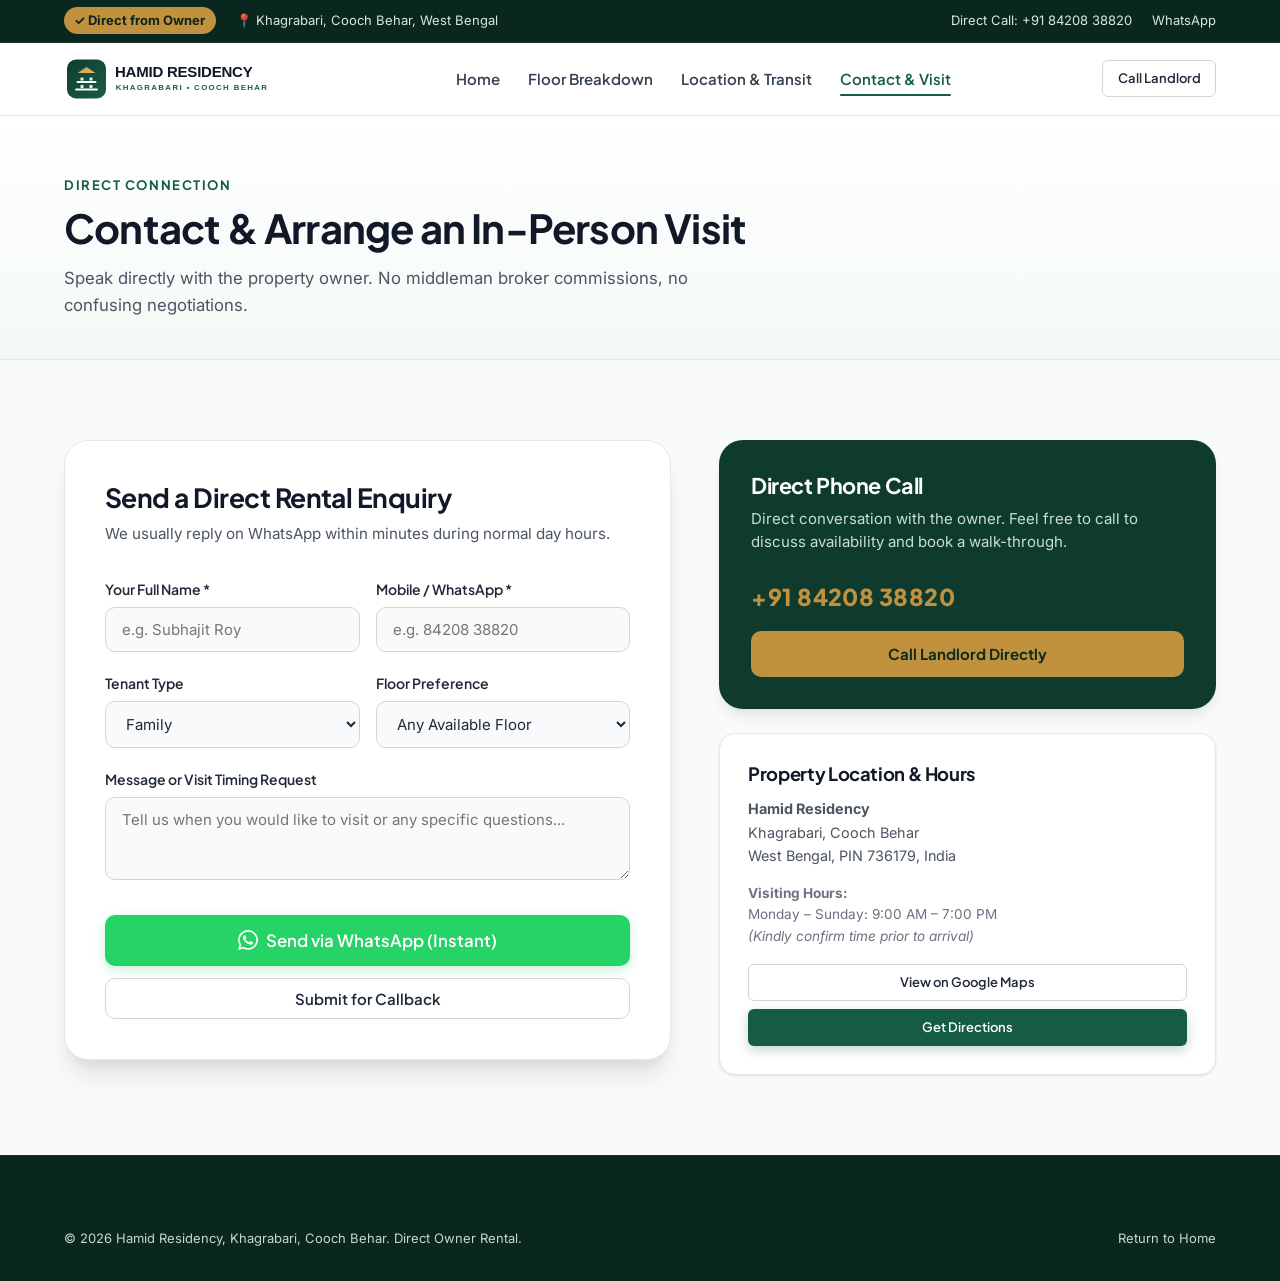
<file: contact.html>
<!DOCTYPE html>
<html lang="en">
<head>
  <meta charset="UTF-8">
  <meta name="viewport" content="width=device-width, initial-scale=1.0">
  <title>Contact Owner &amp; Schedule Visit | Hamid Residency Khagrabari</title>
  
  <meta name="description" content="Connect directly with the owner of Hamid Residency in Khagrabari, Cooch Behar. Schedule an in-person viewing or enquire via WhatsApp with zero brokerage.">
  <link rel="canonical" href="https://armanohs-byte.github.io/hamid-residency/contact.html">

  <link rel="icon" type="image/svg+xml" href="assets/images/logo.svg">
  <link rel="preconnect" href="https://fonts.googleapis.com">
  <link rel="preconnect" href="https://fonts.gstatic.com" crossorigin>
  <link href="https://fonts.googleapis.com/css2?family=Inter:wght@400;500;600;700&family=Plus+Jakarta+Sans:wght@500;600;700;800&display=swap" rel="stylesheet">

  <link rel="stylesheet" href="assets/css/style.css">
  <link rel="stylesheet" href="assets/css/responsive.css">
</head>
<body>

  <!-- Top Bar -->
  <div class="top-bar">
    <div class="container">
      <div class="top-bar-left">
        <span class="top-pill highlight">✓ Direct from Owner</span>
        <span>📍 Khagrabari, Cooch Behar, West Bengal</span>
      </div>
      <div class="top-bar-right">
        <a href="tel:+918420838820">Direct Call: +91 84208 38820</a>
        <a href="https://wa.me/918420838820?text=Hello,%20I%20am%20contacting%20regarding%20Hamid%20Residency." target="_blank" rel="noopener">WhatsApp</a>
      </div>
    </div>
  </div>

  <!-- Header -->
  <header class="site-header">
    <div class="container">
      <div class="header-inner">
        <a href="index.html" class="logo-wrapper">
          <img src="assets/images/logo.svg" alt="Hamid Residency" class="brand-logo-img">
        </a>
        <nav class="main-nav" id="mainNav">
          <a href="index.html" class="nav-link">Home</a>
          <a href="floor-plans.html" class="nav-link">Floor Breakdown</a>
          <a href="location.html" class="nav-link">Location &amp; Transit</a>
          <a href="contact.html" class="nav-link active">Contact &amp; Visit</a>
        </nav>
        <div class="header-cta-group">
          <a href="tel:+918420838820" class="btn btn-secondary btn-sm">Call Landlord</a>
        </div>
        <button class="nav-toggle-btn" id="navToggleBtn" aria-label="Toggle Navigation">
          <svg width="24" height="24" viewBox="0 0 24 24" fill="none" stroke="currentColor" stroke-width="2"><line x1="3" y1="12" x2="21" y2="12"></line><line x1="3" y1="6" x2="21" y2="6"></line><line x1="3" y1="18" x2="21" y2="18"></line></svg>
        </button>
      </div>
    </div>
  </header>

  <!-- Page Header -->
  <section style="background: linear-gradient(180deg, #ffffff 0%, var(--primary-tint) 100%); padding: 3.5rem 0 2.5rem; border-bottom: 1px solid var(--neutral-200);">
    <div class="container">
      <span class="section-pretitle">Direct Connection</span>
      <h1 style="font-size: 2.5rem; margin-bottom: 0.75rem;">Contact &amp; Arrange an In-Person Visit</h1>
      <p style="max-width: 680px; color: var(--neutral-600); font-size: 1.05rem;">
        Speak directly with the property owner. No middleman broker commissions, no confusing negotiations.
      </p>
    </div>
  </section>

  <!-- Contact Grid -->
  <section class="section">
    <div class="container">
      <div class="enquiry-grid">
        <!-- Form -->
        <div class="enquiry-form-card">
          <div class="enquiry-form-header">
            <h3>Send a Direct Rental Enquiry</h3>
            <p>We usually reply on WhatsApp within minutes during normal day hours.</p>
          </div>

          <form id="rentalEnquiryForm">
            <div class="form-row">
              <div class="form-group">
                <label class="form-label" for="tenantName">Your Full Name *</label>
                <input type="text" id="tenantName" name="tenant_name" class="form-control" placeholder="e.g. Subhajit Roy" required>
              </div>
              <div class="form-group">
                <label class="form-label" for="tenantPhone">Mobile / WhatsApp *</label>
                <input type="tel" id="tenantPhone" name="tenant_phone" class="form-control" placeholder="e.g. 84208 38820" required>
              </div>
            </div>

            <div class="form-row">
              <div class="form-group">
                <label class="form-label" for="tenantType">Tenant Type</label>
                <select id="tenantType" name="tenant_type" class="form-control">
                  <option value="Family" selected>Family</option>
                  <option value="Working Professional">Working Professional</option>
                  <option value="Doctor / Hospital Staff">Doctor / Medical Staff (MJN MCH)</option>
                  <option value="Railway / Govt Officer">Railway / Govt Officer</option>
                  <option value="Corporate / Institution">Company Lease</option>
                </select>
              </div>
              <div class="form-group">
                <label class="form-label" for="preferredFloor">Floor Preference</label>
                <select id="preferredFloor" name="preferred_floor" class="form-control">
                  <option value="First Floor (Featured Unit)">First Floor (Featured with Modular Kitchen)</option>
                  <option value="Ground Floor">Ground Floor</option>
                  <option value="Second Floor">Second Floor</option>
                  <option value="Any Available Unit" selected>Any Available Floor</option>
                </select>
              </div>
            </div>

            <div class="form-group">
              <label class="form-label" for="tenantNotes">Message or Visit Timing Request</label>
              <textarea id="tenantNotes" name="tenant_notes" class="form-control" rows="3" placeholder="Tell us when you would like to visit or any specific questions..."></textarea>
            </div>

            <div class="form-actions">
              <button type="button" id="sendWhatsappBtn" class="btn btn-whatsapp btn-lg">
                <svg width="20" height="20" viewBox="0 0 24 24" fill="currentColor"><path d="M.057 24l1.687-6.163c-1.041-1.804-1.588-3.849-1.587-5.946.003-6.556 5.338-11.891 11.893-11.891 3.181.001 6.167 1.24 8.413 3.488 2.245 2.248 3.481 5.236 3.48 8.414-.003 6.557-5.338 11.892-11.893 11.892-1.99-.001-3.951-.5-5.688-1.448l-6.305 1.654zm6.597-3.807c1.676.995 3.276 1.591 5.392 1.592 5.448 0 9.886-4.434 9.889-9.885.002-5.462-4.415-9.89-9.881-9.892-5.452 0-9.887 4.434-9.889 9.884-.001 2.225.651 3.891 1.746 5.634l-.999 3.648 3.742-.981zm11.387-5.464c-.074-.124-.272-.198-.57-.347-.297-.149-1.758-.868-2.031-.967-.272-.099-.47-.149-.669.149-.198.297-.768.967-.941 1.165-.173.198-.347.223-.644.074-.297-.149-1.255-.462-2.39-1.475-.883-.788-1.48-1.761-1.653-2.059-.173-.297-.018-.458.13-.606.134-.133.297-.347.446-.521.151-.172.2-.296.3-.495.099-.198.05-.372-.025-.521-.075-.148-.669-1.611-.916-2.206-.242-.579-.487-.501-.669-.51l-.57-.01c-.198 0-.52.074-.792.372s-1.04 1.016-1.04 2.479 1.065 2.876 1.213 3.074c.149.198 2.095 3.2 5.076 4.487.709.306 1.263.489 1.694.626.712.226 1.36.194 1.872.118.571-.085 1.758-.719 2.006-1.413.248-.695.248-1.29.173-1.414z"/></svg>
                Send via WhatsApp (Instant)
              </button>
              <button type="submit" class="btn btn-secondary">
                Submit for Callback
              </button>
            </div>
          </form>
        </div>

        <!-- Direct Contact Details -->
        <div class="enquiry-side-card">
          <div class="direct-call-card">
            <h4>Direct Phone Call</h4>
            <p>Direct conversation with the owner. Feel free to call to discuss availability and book a walk-through.</p>
            <span class="call-number-badge">+91 84208 38820</span>
            <a href="tel:+918420838820" class="btn btn-gold" style="width: 100%;">Call Landlord Directly</a>
          </div>

          <div class="owner-trust-card">
            <h4>Property Location &amp; Hours</h4>
            <p style="font-size: 0.9rem; color: var(--neutral-600); margin-bottom: 1rem;">
              <strong>Hamid Residency</strong><br>
              Khagrabari, Cooch Behar<br>
              West Bengal, PIN 736179, India
            </p>
            <p style="font-size: 0.85rem; color: var(--neutral-500); margin-bottom: 1rem;">
              <strong>Visiting Hours:</strong><br>
              Monday – Sunday: 9:00 AM – 7:00 PM<br>
              <em>(Kindly confirm time prior to arrival)</em>
            </p>
            <a href="https://www.google.com/maps/place/Hamid+Residency/@26.342763,89.4427175,17z/data=!4m6!3m5!1s0x39e2ff03bf13087d:0x9c86ab54c8563e05!8m2!3d26.342763!4d89.4452924!16s%2Fg%2F11xnq7nx8s" target="_blank" rel="noopener" class="btn btn-secondary btn-sm" style="width: 100%; margin-bottom: 0.5rem;">
              View on Google Maps
            </a>
            <a href="https://www.google.com/maps/dir/?api=1&destination=26.342763,89.4452924" target="_blank" rel="noopener" class="btn btn-primary btn-sm" style="width: 100%;">
              Get Directions
            </a>
          </div>
        </div>
      </div>
    </div>
  </section>

  <!-- Footer -->
  <footer class="site-footer">
    <div class="container">
      <div class="footer-bottom" style="border: 0; padding-top: 0;">
        <div>&copy; 2026 Hamid Residency, Khagrabari, Cooch Behar. Direct Owner Rental.</div>
        <div><a href="index.html" style="color: #c4d7cf;">Return to Home</a></div>
      </div>
    </div>
  </footer>

  <script src="assets/js/main.js"></script>
  <script src="assets/js/enquiry.js"></script>
</body>
</html>
</file>
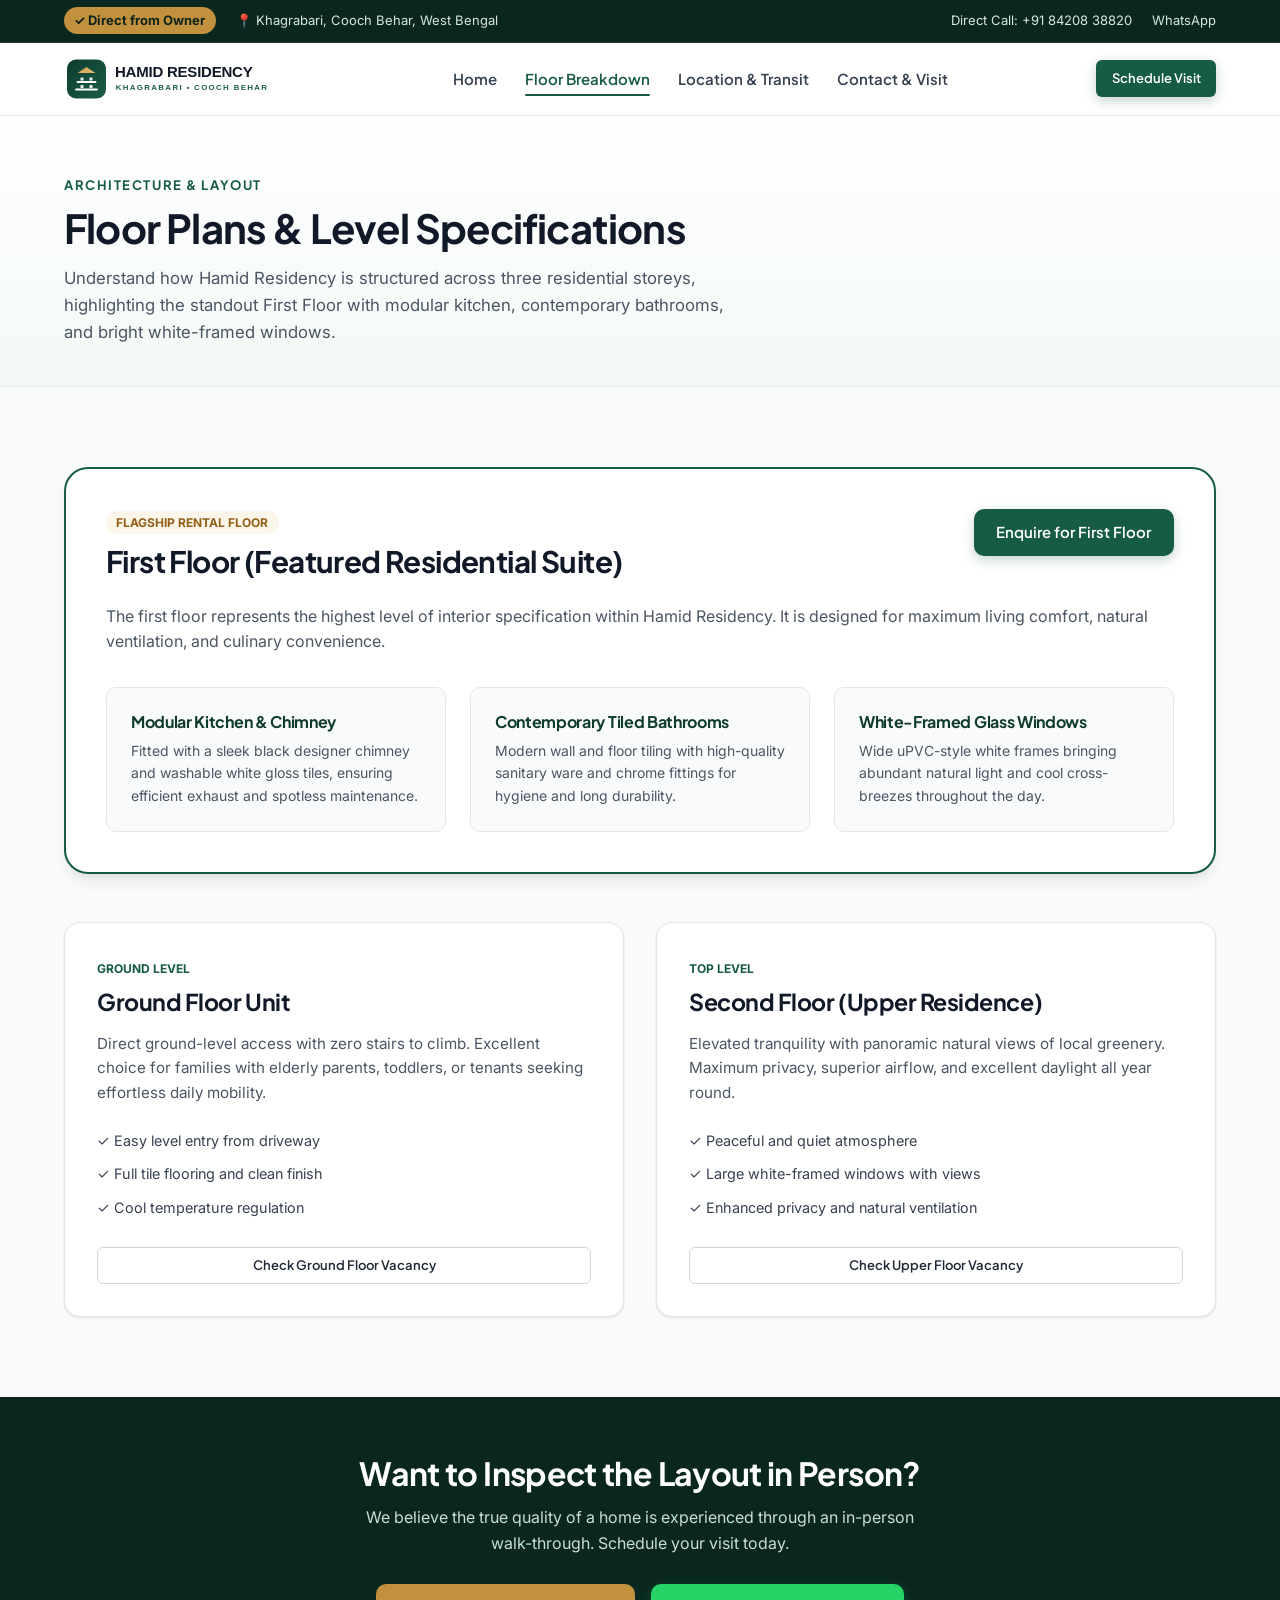
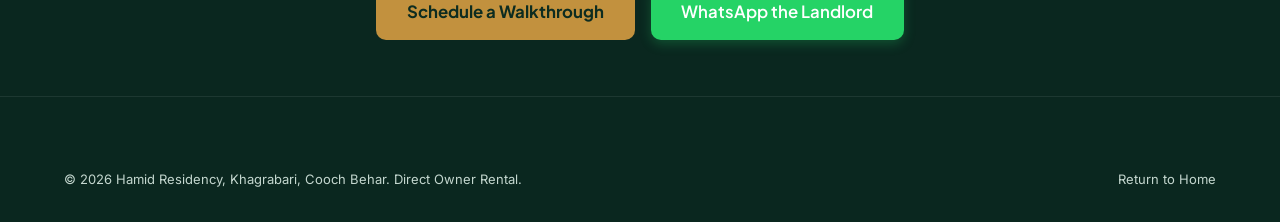
<file: floor-plans.html>
<!DOCTYPE html>
<html lang="en">
<head>
  <meta charset="UTF-8">
  <meta name="viewport" content="width=device-width, initial-scale=1.0">
  <title>Floor Plans &amp; Specifications | Hamid Residency Khagrabari, Cooch Behar</title>
  
  <meta name="description" content="Detailed floor-by-floor breakdown of Hamid Residency. Explore the standout First Floor with modular kitchen and black chimney, Ground Floor easy access, and airy Upper Floor.">
  <link rel="canonical" href="https://armanohs-byte.github.io/hamid-residency/floor-plans.html">

  <link rel="icon" type="image/svg+xml" href="assets/images/logo.svg">
  <link rel="preconnect" href="https://fonts.googleapis.com">
  <link rel="preconnect" href="https://fonts.gstatic.com" crossorigin>
  <link href="https://fonts.googleapis.com/css2?family=Inter:wght@400;500;600;700&family=Plus+Jakarta+Sans:wght@500;600;700;800&display=swap" rel="stylesheet">

  <link rel="stylesheet" href="assets/css/style.css">
  <link rel="stylesheet" href="assets/css/responsive.css">
</head>
<body>

  <!-- Top Bar -->
  <div class="top-bar">
    <div class="container">
      <div class="top-bar-left">
        <span class="top-pill highlight">✓ Direct from Owner</span>
        <span>📍 Khagrabari, Cooch Behar, West Bengal</span>
      </div>
      <div class="top-bar-right">
        <a href="tel:+918420838820">Direct Call: +91 84208 38820</a>
        <a href="https://wa.me/918420838820?text=Hello,%20I%20am%20enquiring%20about%20floor%20plans%20at%20Hamid%20Residency." target="_blank" rel="noopener">WhatsApp</a>
      </div>
    </div>
  </div>

  <!-- Header -->
  <header class="site-header">
    <div class="container">
      <div class="header-inner">
        <a href="index.html" class="logo-wrapper">
          <img src="assets/images/logo.svg" alt="Hamid Residency" class="brand-logo-img">
        </a>
        <nav class="main-nav" id="mainNav">
          <a href="index.html" class="nav-link">Home</a>
          <a href="floor-plans.html" class="nav-link active">Floor Breakdown</a>
          <a href="location.html" class="nav-link">Location &amp; Transit</a>
          <a href="contact.html" class="nav-link">Contact &amp; Visit</a>
        </nav>
        <div class="header-cta-group">
          <a href="contact.html" class="btn btn-primary btn-sm">Schedule Visit</a>
        </div>
        <button class="nav-toggle-btn" id="navToggleBtn" aria-label="Toggle Navigation">
          <svg width="24" height="24" viewBox="0 0 24 24" fill="none" stroke="currentColor" stroke-width="2"><line x1="3" y1="12" x2="21" y2="12"></line><line x1="3" y1="6" x2="21" y2="6"></line><line x1="3" y1="18" x2="21" y2="18"></line></svg>
        </button>
      </div>
    </div>
  </header>

  <!-- Page Header -->
  <section style="background: linear-gradient(180deg, #ffffff 0%, var(--primary-tint) 100%); padding: 3.5rem 0 2.5rem; border-bottom: 1px solid var(--neutral-200);">
    <div class="container">
      <span class="section-pretitle">Architecture &amp; Layout</span>
      <h1 style="font-size: 2.5rem; margin-bottom: 0.75rem;">Floor Plans &amp; Level Specifications</h1>
      <p style="max-width: 680px; color: var(--neutral-600); font-size: 1.05rem;">
        Understand how Hamid Residency is structured across three residential storeys, highlighting the standout First Floor with modular kitchen, contemporary bathrooms, and bright white-framed windows.
      </p>
    </div>
  </section>

  <!-- Detailed Level Breakdown -->
  <section class="section">
    <div class="container">

      <!-- Floor 1 Highlight -->
      <div style="background: var(--white); border: 2px solid var(--primary); border-radius: var(--radius-xl); padding: 2.5rem; margin-bottom: 3rem; box-shadow: var(--shadow-lg);">
        <div style="display: flex; justify-content: space-between; align-items: flex-start; flex-wrap: wrap; gap: 1rem; margin-bottom: 1.5rem;">
          <div>
            <span style="background: var(--accent-gold-soft); color: #925f18; font-weight: 700; font-size: 0.75rem; text-transform: uppercase; padding: 0.25rem 0.65rem; border-radius: 9999px;">Flagship Rental Floor</span>
            <h2 style="font-size: 1.85rem; margin-top: 0.5rem;">First Floor (Featured Residential Suite)</h2>
          </div>
          <a href="contact.html" class="btn btn-primary">Enquire for First Floor</a>
        </div>

        <p style="color: var(--neutral-600); font-size: 1rem; line-height: 1.6; margin-bottom: 2rem;">
          The first floor represents the highest level of interior specification within Hamid Residency. It is designed for maximum living comfort, natural ventilation, and culinary convenience.
        </p>

        <div style="display: grid; grid-template-columns: repeat(auto-fit, minmax(280px, 1fr)); gap: 1.5rem;">
          <div style="background: var(--neutral-50); padding: 1.5rem; border-radius: var(--radius-md); border: 1px solid var(--neutral-200);">
            <h4 style="margin-bottom: 0.5rem; color: var(--primary-dark);">Modular Kitchen &amp; Chimney</h4>
            <p style="font-size: 0.875rem; color: var(--neutral-600);">Fitted with a sleek black designer chimney and washable white gloss tiles, ensuring efficient exhaust and spotless maintenance.</p>
          </div>
          <div style="background: var(--neutral-50); padding: 1.5rem; border-radius: var(--radius-md); border: 1px solid var(--neutral-200);">
            <h4 style="margin-bottom: 0.5rem; color: var(--primary-dark);">Contemporary Tiled Bathrooms</h4>
            <p style="font-size: 0.875rem; color: var(--neutral-600);">Modern wall and floor tiling with high-quality sanitary ware and chrome fittings for hygiene and long durability.</p>
          </div>
          <div style="background: var(--neutral-50); padding: 1.5rem; border-radius: var(--radius-md); border: 1px solid var(--neutral-200);">
            <h4 style="margin-bottom: 0.5rem; color: var(--primary-dark);">White-Framed Glass Windows</h4>
            <p style="font-size: 0.875rem; color: var(--neutral-600);">Wide uPVC-style white frames bringing abundant natural light and cool cross-breezes throughout the day.</p>
          </div>
        </div>
      </div>

      <!-- Ground Floor & Upper Floor Grid -->
      <div style="display: grid; grid-template-columns: 1fr 1fr; gap: 2rem;">
        <!-- Ground Floor -->
        <div style="background: var(--white); border: 1px solid var(--neutral-200); border-radius: var(--radius-lg); padding: 2rem; box-shadow: var(--shadow-sm);">
          <span style="font-size: 0.75rem; font-weight: 700; color: var(--primary); text-transform: uppercase;">Ground Level</span>
          <h3 style="font-size: 1.45rem; margin: 0.4rem 0 1rem;">Ground Floor Unit</h3>
          <p style="color: var(--neutral-600); font-size: 0.95rem; line-height: 1.6; margin-bottom: 1.5rem;">
            Direct ground-level access with zero stairs to climb. Excellent choice for families with elderly parents, toddlers, or tenants seeking effortless daily mobility.
          </p>
          <ul style="list-style: none; display: flex; flex-direction: column; gap: 0.65rem; margin-bottom: 1.75rem; font-size: 0.9rem; color: var(--neutral-700);">
            <li>✓ Easy level entry from driveway</li>
            <li>✓ Full tile flooring and clean finish</li>
            <li>✓ Cool temperature regulation</li>
          </ul>
          <a href="contact.html" class="btn btn-secondary btn-sm" style="width: 100%;">Check Ground Floor Vacancy</a>
        </div>

        <!-- Second Floor -->
        <div style="background: var(--white); border: 1px solid var(--neutral-200); border-radius: var(--radius-lg); padding: 2rem; box-shadow: var(--shadow-sm);">
          <span style="font-size: 0.75rem; font-weight: 700; color: var(--primary); text-transform: uppercase;">Top Level</span>
          <h3 style="font-size: 1.45rem; margin: 0.4rem 0 1rem;">Second Floor (Upper Residence)</h3>
          <p style="color: var(--neutral-600); font-size: 0.95rem; line-height: 1.6; margin-bottom: 1.5rem;">
            Elevated tranquility with panoramic natural views of local greenery. Maximum privacy, superior airflow, and excellent daylight all year round.
          </p>
          <ul style="list-style: none; display: flex; flex-direction: column; gap: 0.65rem; margin-bottom: 1.75rem; font-size: 0.9rem; color: var(--neutral-700);">
            <li>✓ Peaceful and quiet atmosphere</li>
            <li>✓ Large white-framed windows with views</li>
            <li>✓ Enhanced privacy and natural ventilation</li>
          </ul>
          <a href="contact.html" class="btn btn-secondary btn-sm" style="width: 100%;">Check Upper Floor Vacancy</a>
        </div>
      </div>

    </div>
  </section>

  <!-- CTA Box -->
  <section style="background: var(--primary-deep); color: #fff; padding: 3.5rem 0; text-align: center;">
    <div class="container">
      <h2 style="color: #fff; font-size: 2rem; margin-bottom: 0.75rem;">Want to Inspect the Layout in Person?</h2>
      <p style="color: #c9ded6; max-width: 580px; margin: 0 auto 1.75rem;">
        We believe the true quality of a home is experienced through an in-person walk-through. Schedule your visit today.
      </p>
      <div style="display: flex; justify-content: center; gap: 1rem; flex-wrap: wrap;">
        <a href="contact.html" class="btn btn-gold btn-lg">Schedule a Walkthrough</a>
        <a href="https://wa.me/918420838820?text=Hello,%20I%20would%20like%20to%20visit%20Hamid%20Residency." class="btn btn-whatsapp btn-lg" target="_blank" rel="noopener">WhatsApp the Landlord</a>
      </div>
    </div>
  </section>

  <!-- Footer -->
  <footer class="site-footer">
    <div class="container">
      <div class="footer-bottom" style="border: 0; padding-top: 0;">
        <div>&copy; 2026 Hamid Residency, Khagrabari, Cooch Behar. Direct Owner Rental.</div>
        <div><a href="index.html" style="color: #c4d7cf;">Return to Home</a></div>
      </div>
    </div>
  </footer>

  <script src="assets/js/main.js"></script>
</body>
</html>
</file>
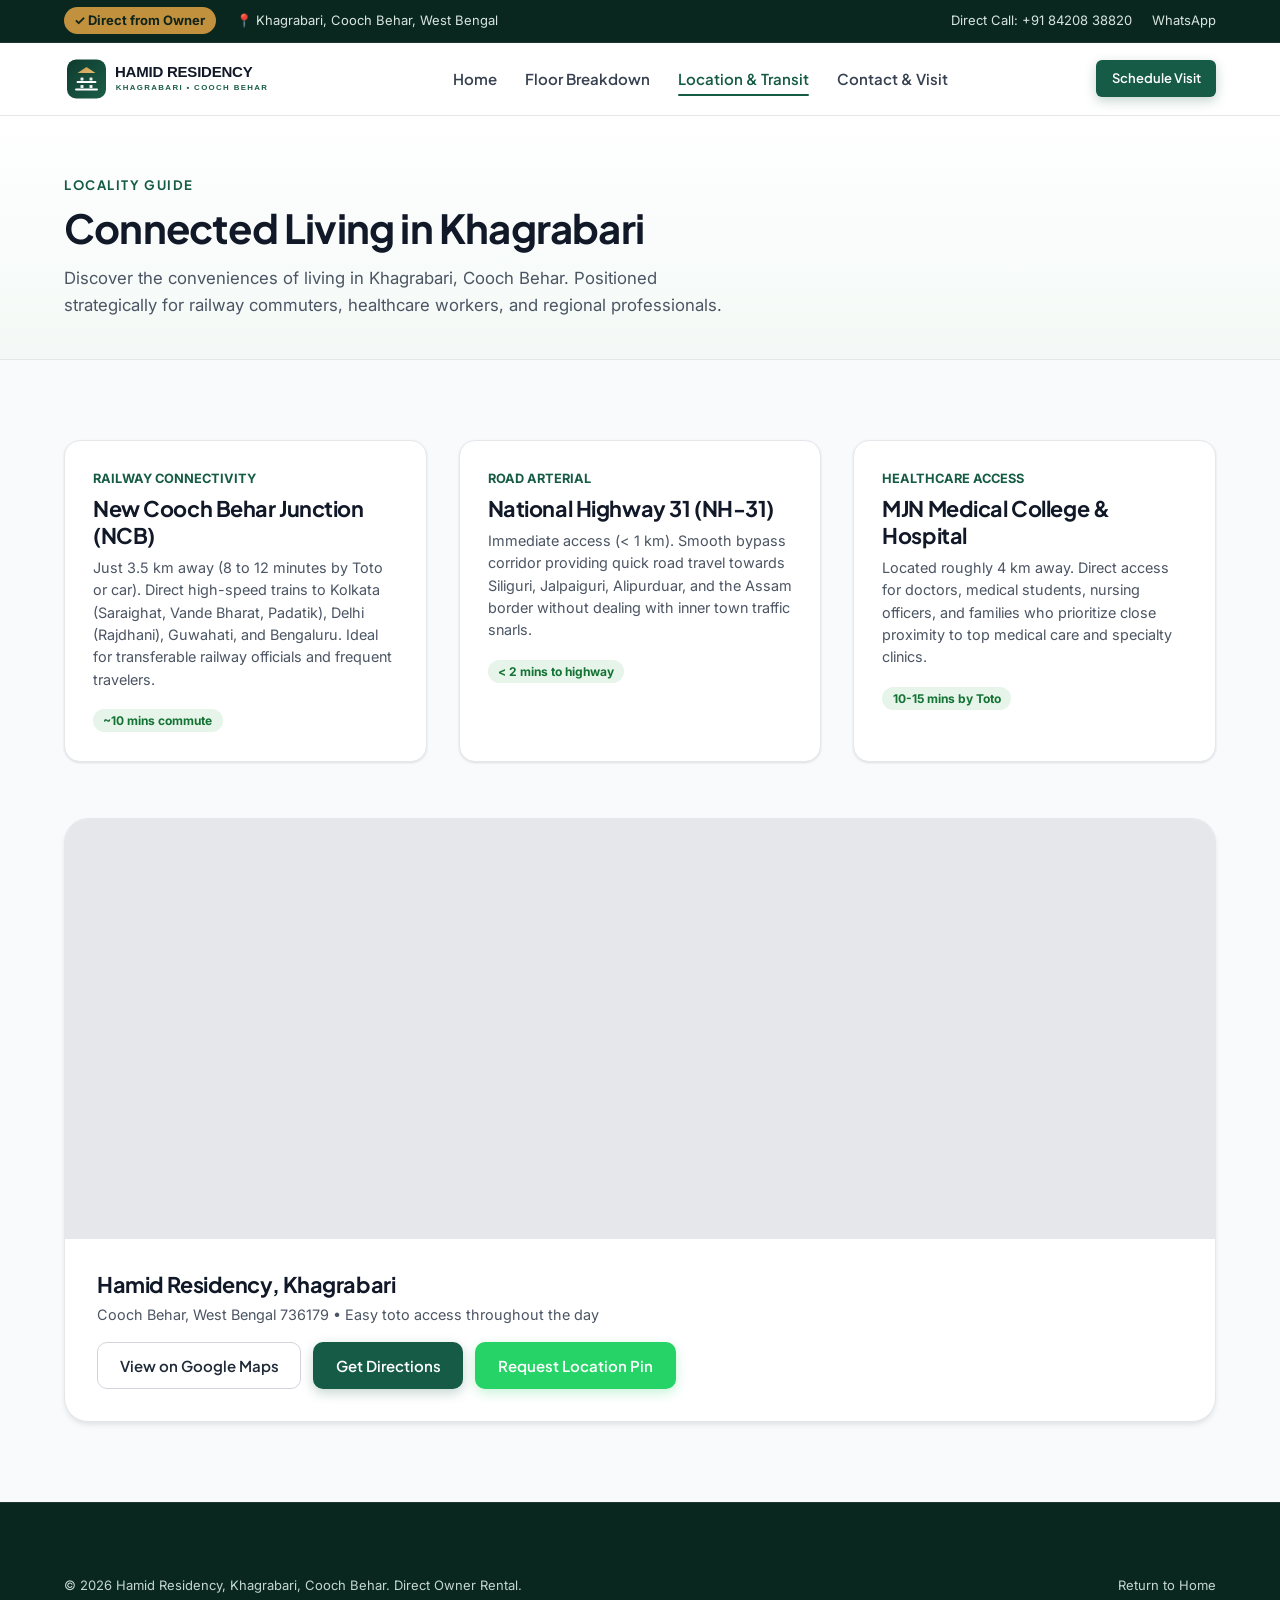
<file: location.html>
<!DOCTYPE html>
<html lang="en">
<head>
  <meta charset="UTF-8">
  <meta name="viewport" content="width=device-width, initial-scale=1.0">
  <title>Location &amp; Neighborhood Connectivity | Hamid Residency Khagrabari</title>
  
  <meta name="description" content="Khagrabari location guide for Hamid Residency in Cooch Behar. Details on New Cooch Behar Railway Station (3.5 km), NH-31, MJN Medical College, schools, and commuting.">
  <link rel="canonical" href="https://armanohs-byte.github.io/hamid-residency/location.html">

  <link rel="icon" type="image/svg+xml" href="assets/images/logo.svg">
  <link rel="preconnect" href="https://fonts.googleapis.com">
  <link rel="preconnect" href="https://fonts.gstatic.com" crossorigin>
  <link href="https://fonts.googleapis.com/css2?family=Inter:wght@400;500;600;700&family=Plus+Jakarta+Sans:wght@500;600;700;800&display=swap" rel="stylesheet">

  <link rel="stylesheet" href="assets/css/style.css">
  <link rel="stylesheet" href="assets/css/responsive.css">
</head>
<body>

  <!-- Top Bar -->
  <div class="top-bar">
    <div class="container">
      <div class="top-bar-left">
        <span class="top-pill highlight">✓ Direct from Owner</span>
        <span>📍 Khagrabari, Cooch Behar, West Bengal</span>
      </div>
      <div class="top-bar-right">
        <a href="tel:+918420838820">Direct Call: +91 84208 38820</a>
        <a href="https://wa.me/918420838820?text=Hello,%20I%20am%20asking%20about%20location%20of%20Hamid%20Residency." target="_blank" rel="noopener">WhatsApp</a>
      </div>
    </div>
  </div>

  <!-- Header -->
  <header class="site-header">
    <div class="container">
      <div class="header-inner">
        <a href="index.html" class="logo-wrapper">
          <img src="assets/images/logo.svg" alt="Hamid Residency" class="brand-logo-img">
        </a>
        <nav class="main-nav" id="mainNav">
          <a href="index.html" class="nav-link">Home</a>
          <a href="floor-plans.html" class="nav-link">Floor Breakdown</a>
          <a href="location.html" class="nav-link active">Location &amp; Transit</a>
          <a href="contact.html" class="nav-link">Contact &amp; Visit</a>
        </nav>
        <div class="header-cta-group">
          <a href="contact.html" class="btn btn-primary btn-sm">Schedule Visit</a>
        </div>
        <button class="nav-toggle-btn" id="navToggleBtn" aria-label="Toggle Navigation">
          <svg width="24" height="24" viewBox="0 0 24 24" fill="none" stroke="currentColor" stroke-width="2"><line x1="3" y1="12" x2="21" y2="12"></line><line x1="3" y1="6" x2="21" y2="6"></line><line x1="3" y1="18" x2="21" y2="18"></line></svg>
        </button>
      </div>
    </div>
  </header>

  <!-- Page Header -->
  <section style="background: linear-gradient(180deg, #ffffff 0%, var(--primary-tint) 100%); padding: 3.5rem 0 2.5rem; border-bottom: 1px solid var(--neutral-200);">
    <div class="container">
      <span class="section-pretitle">Locality Guide</span>
      <h1 style="font-size: 2.5rem; margin-bottom: 0.75rem;">Connected Living in Khagrabari</h1>
      <p style="max-width: 680px; color: var(--neutral-600); font-size: 1.05rem;">
        Discover the conveniences of living in Khagrabari, Cooch Behar. Positioned strategically for railway commuters, healthcare workers, and regional professionals.
      </p>
    </div>
  </section>

  <!-- Detailed Transit Section -->
  <section class="section">
    <div class="container">
      <div style="display: grid; grid-template-columns: repeat(auto-fit, minmax(320px, 1fr)); gap: 2rem; margin-bottom: 3.5rem;">
        <!-- Card 1 -->
        <div style="background: var(--white); border: 1px solid var(--neutral-200); border-radius: var(--radius-lg); padding: 1.75rem; box-shadow: var(--shadow-sm);">
          <div style="color: var(--primary); font-weight: 700; font-size: 0.8rem; text-transform: uppercase; margin-bottom: 0.35rem;">Railway Connectivity</div>
          <h3 style="font-size: 1.35rem; margin-bottom: 0.5rem;">New Cooch Behar Junction (NCB)</h3>
          <p style="color: var(--neutral-600); font-size: 0.9rem; line-height: 1.55; margin-bottom: 1rem;">
            Just 3.5 km away (8 to 12 minutes by Toto or car). Direct high-speed trains to Kolkata (Saraighat, Vande Bharat, Padatik), Delhi (Rajdhani), Guwahati, and Bengaluru. Ideal for transferable railway officials and frequent travelers.
          </p>
          <span style="background: #e6f4ea; color: #137333; font-weight: 700; font-size: 0.75rem; padding: 0.25rem 0.65rem; border-radius: 9999px;">~10 mins commute</span>
        </div>

        <!-- Card 2 -->
        <div style="background: var(--white); border: 1px solid var(--neutral-200); border-radius: var(--radius-lg); padding: 1.75rem; box-shadow: var(--shadow-sm);">
          <div style="color: var(--primary); font-weight: 700; font-size: 0.8rem; text-transform: uppercase; margin-bottom: 0.35rem;">Road Arterial</div>
          <h3 style="font-size: 1.35rem; margin-bottom: 0.5rem;">National Highway 31 (NH-31)</h3>
          <p style="color: var(--neutral-600); font-size: 0.9rem; line-height: 1.55; margin-bottom: 1rem;">
            Immediate access (&lt; 1 km). Smooth bypass corridor providing quick road travel towards Siliguri, Jalpaiguri, Alipurduar, and the Assam border without dealing with inner town traffic snarls.
          </p>
          <span style="background: #e6f4ea; color: #137333; font-weight: 700; font-size: 0.75rem; padding: 0.25rem 0.65rem; border-radius: 9999px;">&lt; 2 mins to highway</span>
        </div>

        <!-- Card 3 -->
        <div style="background: var(--white); border: 1px solid var(--neutral-200); border-radius: var(--radius-lg); padding: 1.75rem; box-shadow: var(--shadow-sm);">
          <div style="color: var(--primary); font-weight: 700; font-size: 0.8rem; text-transform: uppercase; margin-bottom: 0.35rem;">Healthcare Access</div>
          <h3 style="font-size: 1.35rem; margin-bottom: 0.5rem;">MJN Medical College &amp; Hospital</h3>
          <p style="color: var(--neutral-600); font-size: 0.9rem; line-height: 1.55; margin-bottom: 1rem;">
            Located roughly 4 km away. Direct access for doctors, medical students, nursing officers, and families who prioritize close proximity to top medical care and specialty clinics.
          </p>
          <span style="background: #e6f4ea; color: #137333; font-weight: 700; font-size: 0.75rem; padding: 0.25rem 0.65rem; border-radius: 9999px;">10-15 mins by Toto</span>
        </div>
      </div>

      <!-- Map & Landmark Guide -->
      <div style="background: var(--white); border: 1px solid var(--neutral-200); border-radius: var(--radius-xl); overflow: hidden; box-shadow: var(--shadow-md);">
        <div style="height: 420px; background: #e5e7eb;">
          <iframe 
            title="Hamid Residency Exact Location Map"
            src="https://maps.google.com/maps?q=26.342763,89.4452924+(Hamid+Residency)&t=&z=17&ie=UTF8&iwloc=B&output=embed" 
            style="width: 100%; height: 100%; border: 0;"
            loading="lazy">
          </iframe>
        </div>
        <div style="padding: 2rem; display: flex; justify-content: space-between; align-items: center; flex-wrap: wrap; gap: 1rem;">
          <div>
            <h3 style="font-size: 1.35rem; margin-bottom: 0.35rem;">Hamid Residency, Khagrabari</h3>
            <p style="color: var(--neutral-600); font-size: 0.9rem;">Cooch Behar, West Bengal 736179 • Easy toto access throughout the day</p>
          </div>
          <div style="display: flex; gap: 0.75rem;">
            <a href="https://www.google.com/maps/place/Hamid+Residency/@26.342763,89.4427175,17z/data=!4m6!3m5!1s0x39e2ff03bf13087d:0x9c86ab54c8563e05!8m2!3d26.342763!4d89.4452924!16s%2Fg%2F11xnq7nx8s" target="_blank" rel="noopener" class="btn btn-secondary">View on Google Maps</a>
            <a href="https://www.google.com/maps/dir/?api=1&destination=26.342763,89.4452924" target="_blank" rel="noopener" class="btn btn-primary">Get Directions</a>
            <a href="https://wa.me/918420838820?text=Hello,%20please%20send%20me%20the%20exact%20Google%20Maps%20pin%20for%20Hamid%20Residency." target="_blank" rel="noopener" class="btn btn-whatsapp">Request Location Pin</a>
          </div>
        </div>
      </div>
    </div>
  </section>

  <!-- Footer -->
  <footer class="site-footer">
    <div class="container">
      <div class="footer-bottom" style="border: 0; padding-top: 0;">
        <div>&copy; 2026 Hamid Residency, Khagrabari, Cooch Behar. Direct Owner Rental.</div>
        <div><a href="index.html" style="color: #c4d7cf;">Return to Home</a></div>
      </div>
    </div>
  </footer>

  <script src="assets/js/main.js"></script>
</body>
</html>
</file>
<file: assets/css/style.css>
/* ==========================================================================
   HAMID RESIDENCY - CORE STYLESHEET
   Khagrabari, Cooch Behar, West Bengal, India
   Modern, Trustworthy, High-Conversion Residential Property Portal
   ========================================================================== */

:root {
  /* Color System */
  --primary-dark: #0f3b2e;
  --primary-deep: #0a271f;
  --primary: #165b45;
  --primary-light: #238264;
  --primary-soft: #eaf4f0;
  --primary-tint: #f3f9f6;
  
  --accent-gold: #c2913e;
  --accent-gold-light: #dfa952;
  --accent-gold-soft: #fbf5ea;
  
  --neutral-900: #111827;
  --neutral-800: #1f2937;
  --neutral-700: #374151;
  --neutral-600: #4b5563;
  --neutral-500: #6b7280;
  --neutral-400: #9ca3af;
  --neutral-300: #d1d5db;
  --neutral-200: #e5e7eb;
  --neutral-100: #f3f4f6;
  --neutral-50: #f9fafb;
  --white: #ffffff;
  
  --success: #059669;
  --success-light: #d1fae5;
  --info: #0284c7;
  --info-light: #e0f2fe;

  /* Typography */
  --font-heading: 'Plus Jakarta Sans', -apple-system, BlinkMacSystemFont, 'Segoe UI', Roboto, sans-serif;
  --font-body: 'Inter', -apple-system, BlinkMacSystemFont, 'Segoe UI', Roboto, sans-serif;

  /* Elevation / Shadows */
  --shadow-xs: 0 1px 2px rgba(0, 0, 0, 0.04);
  --shadow-sm: 0 1px 3px rgba(0, 0, 0, 0.08), 0 1px 2px rgba(0, 0, 0, 0.04);
  --shadow-md: 0 4px 6px -1px rgba(0, 0, 0, 0.08), 0 2px 4px -1px rgba(0, 0, 0, 0.04);
  --shadow-lg: 0 10px 15px -3px rgba(0, 0, 0, 0.08), 0 4px 6px -2px rgba(0, 0, 0, 0.04);
  --shadow-xl: 0 20px 25px -5px rgba(0, 0, 0, 0.1), 0 10px 10px -5px rgba(0, 0, 0, 0.04);
  --shadow-card: 0 10px 30px -5px rgba(15, 59, 46, 0.07);

  /* Borders & Radii */
  --radius-sm: 6px;
  --radius-md: 10px;
  --radius-lg: 16px;
  --radius-xl: 24px;
  --radius-full: 9999px;

  /* Layout */
  --container-max: 1200px;
  --transition: all 0.25s cubic-bezier(0.16, 1, 0.3, 1);
}

/* Base Reset & Box Sizing */
*, *::before, *::after {
  box-sizing: border-box;
  margin: 0;
  padding: 0;
}

html {
  font-size: 16px;
  scroll-behavior: smooth;
  -webkit-font-smoothing: antialiased;
  -moz-osx-font-smoothing: grayscale;
}

body {
  font-family: var(--font-body);
  color: var(--neutral-700);
  background-color: var(--neutral-50);
  line-height: 1.6;
  overflow-x: hidden;
}

/* Headings */
h1, h2, h3, h4, h5, h6 {
  font-family: var(--font-heading);
  color: var(--neutral-900);
  font-weight: 700;
  line-height: 1.25;
  letter-spacing: -0.02em;
}

a {
  color: var(--primary);
  text-decoration: none;
  transition: var(--transition);
}

img {
  max-width: 100%;
  height: auto;
  display: block;
}

/* Utility Container */
.container {
  width: 100%;
  max-width: var(--container-max);
  margin-left: auto;
  margin-right: auto;
  padding-left: 1.5rem;
  padding-right: 1.5rem;
}

/* ==========================================================================
   TOP BAR (Trust Badges, Location & Direct Owner Contact)
   ========================================================================== */
.top-bar {
  background-color: var(--primary-deep);
  color: #d8e5df;
  font-size: 0.8125rem;
  padding: 0.45rem 0;
  border-bottom: 1px solid rgba(255, 255, 255, 0.08);
}

.top-bar .container {
  display: flex;
  justify-content: space-between;
  align-items: center;
  flex-wrap: wrap;
  gap: 0.5rem;
}

.top-bar-left, .top-bar-right {
  display: flex;
  align-items: center;
  gap: 1.25rem;
  flex-wrap: wrap;
}

.top-pill {
  display: inline-flex;
  align-items: center;
  gap: 0.35rem;
  background: rgba(255, 255, 255, 0.1);
  padding: 0.2rem 0.65rem;
  border-radius: var(--radius-full);
  font-weight: 500;
  color: #fff;
}

.top-pill.highlight {
  background: var(--accent-gold);
  color: #0f241a;
  font-weight: 700;
}

.top-bar a {
  color: #d8e5df;
  display: inline-flex;
  align-items: center;
  gap: 0.35rem;
}

.top-bar a:hover {
  color: #ffffff;
}

/* ==========================================================================
   HEADER & NAVBAR
   ========================================================================== */
.site-header {
  position: sticky;
  top: 0;
  z-index: 1000;
  background: rgba(255, 255, 255, 0.96);
  backdrop-filter: blur(12px);
  -webkit-backdrop-filter: blur(12px);
  border-bottom: 1px solid var(--neutral-200);
  transition: var(--transition);
}

.site-header.scrolled {
  box-shadow: var(--shadow-md);
}

.header-inner {
  display: flex;
  align-items: center;
  justify-content: space-between;
  height: 72px;
}

.logo-wrapper {
  display: flex;
  align-items: center;
}

.brand-logo-img {
  height: 48px;
  width: auto;
}

.main-nav {
  display: flex;
  align-items: center;
  gap: 1.75rem;
}

.nav-link {
  font-family: var(--font-heading);
  font-size: 0.9375rem;
  font-weight: 600;
  color: var(--neutral-700);
  padding: 0.35rem 0;
  position: relative;
}

.nav-link:hover, .nav-link.active {
  color: var(--primary);
}

.nav-link.active::after {
  content: '';
  position: absolute;
  bottom: 0;
  left: 0;
  width: 100%;
  height: 2px;
  background: var(--primary);
  border-radius: 2px;
}

.header-cta-group {
  display: flex;
  align-items: center;
  gap: 0.75rem;
}

.nav-toggle-btn {
  display: none;
  background: none;
  border: none;
  padding: 0.5rem;
  cursor: pointer;
  color: var(--neutral-800);
}

/* ==========================================================================
   BUTTONS
   ========================================================================== */
.btn {
  display: inline-flex;
  align-items: center;
  justify-content: center;
  gap: 0.5rem;
  font-family: var(--font-heading);
  font-weight: 600;
  font-size: 0.9375rem;
  padding: 0.65rem 1.35rem;
  border-radius: var(--radius-md);
  cursor: pointer;
  border: 1px solid transparent;
  transition: var(--transition);
  text-decoration: none;
  white-space: nowrap;
}

.btn-primary {
  background: var(--primary);
  color: var(--white);
  box-shadow: 0 4px 12px rgba(22, 91, 69, 0.25);
}

.btn-primary:hover {
  background: var(--primary-dark);
  color: var(--white);
  transform: translateY(-1px);
  box-shadow: 0 6px 16px rgba(22, 91, 69, 0.35);
}

.btn-whatsapp {
  background: #25D366;
  color: #ffffff;
  box-shadow: 0 4px 12px rgba(37, 211, 102, 0.25);
}

.btn-whatsapp:hover {
  background: #1eb855;
  color: #ffffff;
  transform: translateY(-1px);
}

.btn-secondary {
  background: var(--white);
  color: var(--neutral-800);
  border-color: var(--neutral-300);
}

.btn-secondary:hover {
  background: var(--neutral-100);
  border-color: var(--neutral-400);
  color: var(--neutral-900);
}

.btn-gold {
  background: var(--accent-gold);
  color: #0d2c20;
  font-weight: 700;
}

.btn-gold:hover {
  background: var(--accent-gold-light);
  transform: translateY(-1px);
}

.btn-sm {
  font-size: 0.8125rem;
  padding: 0.45rem 0.9rem;
  border-radius: var(--radius-sm);
}

.btn-lg {
  font-size: 1.05rem;
  padding: 0.85rem 1.85rem;
  border-radius: var(--radius-md);
}

/* ==========================================================================
   TRANSPARENCY & HONESTY BANNER
   ========================================================================== */
.transparency-banner {
  background: linear-gradient(135deg, #f7faf8 0%, #edf7f2 100%);
  border-bottom: 1px solid var(--primary-soft);
  padding: 0.75rem 0;
  font-size: 0.85rem;
  color: var(--neutral-700);
}

.transparency-banner-content {
  display: flex;
  align-items: center;
  gap: 0.75rem;
}

.transparency-icon {
  flex-shrink: 0;
  width: 22px;
  height: 22px;
  color: var(--primary);
}

.transparency-tag {
  background: var(--primary-soft);
  color: var(--primary-dark);
  font-size: 0.72rem;
  font-weight: 700;
  text-transform: uppercase;
  letter-spacing: 0.05em;
  padding: 0.2rem 0.5rem;
  border-radius: var(--radius-sm);
  margin-right: 0.4rem;
}

/* ==========================================================================
   HERO SECTION
   ========================================================================== */
.hero-section {
  position: relative;
  background: linear-gradient(180deg, #ffffff 0%, var(--primary-tint) 100%);
  padding: 3.5rem 0 4.5rem;
  overflow: hidden;
}

.hero-grid {
  display: grid;
  grid-template-columns: 1.15fr 0.85fr;
  gap: 3rem;
  align-items: center;
}

.hero-badge-wrap {
  margin-bottom: 1rem;
}

.hero-pill {
  display: inline-flex;
  align-items: center;
  gap: 0.5rem;
  background: var(--white);
  border: 1px solid #cce5db;
  padding: 0.35rem 0.9rem;
  border-radius: var(--radius-full);
  font-size: 0.85rem;
  font-weight: 600;
  color: var(--primary-dark);
  box-shadow: var(--shadow-xs);
}

.hero-pill .dot {
  width: 8px;
  height: 8px;
  background: var(--success);
  border-radius: 50%;
  display: inline-block;
  animation: pulseDot 2s infinite;
}

@keyframes pulseDot {
  0% { transform: scale(0.95); opacity: 0.7; }
  50% { transform: scale(1.2); opacity: 1; }
  100% { transform: scale(0.95); opacity: 0.7; }
}

.hero-title {
  font-size: 2.85rem;
  line-height: 1.18;
  color: var(--neutral-900);
  margin-bottom: 1.25rem;
}

.hero-title .highlight {
  color: var(--primary);
  position: relative;
  display: inline-block;
}

.hero-description {
  font-size: 1.125rem;
  color: var(--neutral-600);
  margin-bottom: 1.75rem;
  line-height: 1.65;
  max-width: 620px;
}

.hero-ctas {
  display: flex;
  align-items: center;
  gap: 1rem;
  flex-wrap: wrap;
  margin-bottom: 2.25rem;
}

.hero-specs-bar {
  display: grid;
  grid-template-columns: repeat(4, 1fr);
  gap: 1rem;
  background: var(--white);
  padding: 1.25rem;
  border-radius: var(--radius-lg);
  border: 1px solid var(--neutral-200);
  box-shadow: var(--shadow-sm);
}

.spec-item {
  display: flex;
  flex-direction: column;
}

.spec-label {
  font-size: 0.75rem;
  text-transform: uppercase;
  letter-spacing: 0.05em;
  color: var(--neutral-500);
  font-weight: 600;
  margin-bottom: 0.25rem;
}

.spec-value {
  font-family: var(--font-heading);
  font-size: 0.98rem;
  font-weight: 700;
  color: var(--neutral-900);
}

/* Hero Media Showcase */
.hero-media-wrapper {
  position: relative;
}

.hero-card {
  position: relative;
  border-radius: var(--radius-xl);
  overflow: hidden;
  box-shadow: var(--shadow-xl);
  background: var(--neutral-900);
  border: 1px solid var(--neutral-200);
}

.hero-main-img {
  width: 100%;
  height: 440px;
  object-fit: cover;
  transition: transform 0.6s ease;
}

.hero-card:hover .hero-main-img {
  transform: scale(1.02);
}

.hero-card-badge {
  position: absolute;
  top: 1rem;
  left: 1rem;
  background: rgba(15, 59, 46, 0.92);
  color: #ffffff;
  backdrop-filter: blur(8px);
  padding: 0.35rem 0.8rem;
  border-radius: var(--radius-full);
  font-size: 0.75rem;
  font-weight: 700;
  letter-spacing: 0.04em;
  text-transform: uppercase;
  display: flex;
  align-items: center;
  gap: 0.4rem;
}

.hero-card-footer {
  position: absolute;
  bottom: 0;
  left: 0;
  right: 0;
  padding: 1.25rem;
  background: linear-gradient(0deg, rgba(10, 39, 31, 0.95) 0%, rgba(10, 39, 31, 0.6) 70%, transparent 100%);
  color: #ffffff;
}

.hero-card-caption {
  font-weight: 600;
  font-size: 1rem;
  margin-bottom: 0.2rem;
}

.hero-card-sub {
  font-size: 0.8125rem;
  color: #cde4db;
}

.hero-floating-tag {
  position: absolute;
  bottom: -1rem;
  right: 1.5rem;
  background: var(--white);
  padding: 0.75rem 1.25rem;
  border-radius: var(--radius-md);
  box-shadow: var(--shadow-lg);
  display: flex;
  align-items: center;
  gap: 0.75rem;
  border: 1px solid var(--neutral-200);
}

.floating-icon {
  width: 36px;
  height: 36px;
  background: var(--primary-soft);
  color: var(--primary);
  border-radius: var(--radius-sm);
  display: flex;
  align-items: center;
  justify-content: center;
}

.floating-text strong {
  display: block;
  font-size: 0.875rem;
  color: var(--neutral-900);
}

.floating-text span {
  font-size: 0.75rem;
  color: var(--neutral-500);
}

/* ==========================================================================
   SECTION COMMON STYLES
   ========================================================================== */
.section {
  padding: 5rem 0;
}

.section-bg-alt {
  background-color: var(--white);
}

.section-header {
  text-align: center;
  max-width: 720px;
  margin: 0 auto 3.5rem;
}

.section-pretitle {
  font-family: var(--font-heading);
  font-size: 0.8125rem;
  font-weight: 700;
  text-transform: uppercase;
  letter-spacing: 0.12em;
  color: var(--primary);
  margin-bottom: 0.5rem;
  display: inline-block;
}

.section-title {
  font-size: 2.25rem;
  margin-bottom: 1rem;
}

.section-description {
  font-size: 1.05rem;
  color: var(--neutral-600);
  line-height: 1.6;
}

/* ==========================================================================
   KEY PROPERTY HIGHLIGHTS (PILLARS)
   ========================================================================== */
.highlights-grid {
  display: grid;
  grid-template-columns: repeat(3, 1fr);
  gap: 1.75rem;
}

.highlight-card {
  background: var(--white);
  border-radius: var(--radius-lg);
  border: 1px solid var(--neutral-200);
  overflow: hidden;
  box-shadow: var(--shadow-xs);
  transition: var(--transition);
  display: flex;
  flex-direction: column;
}

.highlight-card:hover {
  transform: translateY(-4px);
  box-shadow: var(--shadow-card);
  border-color: #bcdbc9;
}

.highlight-card-img-wrap {
  position: relative;
  height: 220px;
  overflow: hidden;
  background: var(--neutral-100);
}

.highlight-card-img {
  width: 100%;
  height: 100%;
  object-fit: cover;
  transition: transform 0.4s ease;
}

.highlight-card:hover .highlight-card-img {
  transform: scale(1.05);
}

.highlight-card-badge {
  position: absolute;
  top: 0.75rem;
  right: 0.75rem;
  background: rgba(17, 24, 39, 0.78);
  color: #ffffff;
  backdrop-filter: blur(4px);
  font-size: 0.72rem;
  font-weight: 600;
  padding: 0.2rem 0.55rem;
  border-radius: var(--radius-sm);
}

.highlight-card-body {
  padding: 1.5rem;
  flex-grow: 1;
  display: flex;
  flex-direction: column;
}

.highlight-card-body h3 {
  font-size: 1.25rem;
  margin-bottom: 0.65rem;
}

.highlight-card-body p {
  font-size: 0.9375rem;
  color: var(--neutral-600);
  line-height: 1.55;
  margin-bottom: 1.25rem;
  flex-grow: 1;
}

.highlight-card-meta {
  border-top: 1px solid var(--neutral-100);
  padding-top: 0.85rem;
  display: flex;
  align-items: center;
  justify-content: space-between;
  font-size: 0.8125rem;
  color: var(--primary);
  font-weight: 600;
}

/* ==========================================================================
   FEATURED SPOTLIGHT: 1ST FLOOR
   ========================================================================== */
.spotlight-banner {
  background: linear-gradient(135deg, var(--primary-deep) 0%, var(--primary-dark) 100%);
  color: #ffffff;
  border-radius: var(--radius-xl);
  overflow: hidden;
  box-shadow: var(--shadow-xl);
  margin-bottom: 4rem;
}

.spotlight-grid {
  display: grid;
  grid-template-columns: 1fr 1fr;
  align-items: center;
}

.spotlight-content {
  padding: 3.5rem;
}

.spotlight-tag {
  background: var(--accent-gold);
  color: #0d281d;
  font-weight: 700;
  font-size: 0.75rem;
  text-transform: uppercase;
  letter-spacing: 0.08em;
  padding: 0.3rem 0.75rem;
  border-radius: var(--radius-full);
  display: inline-block;
  margin-bottom: 1.25rem;
}

.spotlight-title {
  color: #ffffff;
  font-size: 2.15rem;
  margin-bottom: 1rem;
}

.spotlight-desc {
  color: #d1e2db;
  font-size: 1.05rem;
  line-height: 1.65;
  margin-bottom: 2rem;
}

.spotlight-bullets {
  list-style: none;
  margin-bottom: 2rem;
  display: grid;
  grid-template-columns: 1fr;
  gap: 0.75rem;
}

.spotlight-bullets li {
  display: flex;
  align-items: flex-start;
  gap: 0.65rem;
  font-size: 0.95rem;
  color: #e5f0eb;
}

.spotlight-bullets svg {
  flex-shrink: 0;
  width: 18px;
  height: 18px;
  color: var(--accent-gold);
  margin-top: 3px;
}

.spotlight-media {
  height: 100%;
  min-height: 420px;
  position: relative;
}

.spotlight-media img {
  width: 100%;
  height: 100%;
  object-fit: cover;
}

/* ==========================================================================
   FLOOR-BY-FLOOR BREAKDOWN
   ========================================================================== */
.floors-container {
  display: flex;
  flex-direction: column;
  gap: 1.75rem;
}

.floor-row-card {
  background: var(--white);
  border-radius: var(--radius-lg);
  border: 1px solid var(--neutral-200);
  padding: 1.75rem;
  box-shadow: var(--shadow-sm);
  display: grid;
  grid-template-columns: 240px 1fr auto;
  gap: 2rem;
  align-items: center;
  transition: var(--transition);
}

.floor-row-card:hover {
  border-color: #bcdbc9;
  box-shadow: var(--shadow-md);
}

.floor-row-card.featured-floor {
  border: 2px solid var(--primary);
  background: linear-gradient(to right, #ffffff, var(--primary-tint));
}

.floor-level-badge {
  display: flex;
  flex-direction: column;
  gap: 0.35rem;
}

.floor-number {
  font-family: var(--font-heading);
  font-size: 1.45rem;
  font-weight: 800;
  color: var(--primary-dark);
}

.floor-badge-status {
  display: inline-block;
  font-size: 0.75rem;
  font-weight: 700;
  padding: 0.2rem 0.6rem;
  border-radius: var(--radius-full);
  background: var(--primary-soft);
  color: var(--primary);
  width: fit-content;
}

.floor-badge-status.star {
  background: var(--accent-gold-soft);
  color: #925f18;
}

.floor-details h4 {
  font-size: 1.25rem;
  margin-bottom: 0.5rem;
}

.floor-details p {
  color: var(--neutral-600);
  font-size: 0.95rem;
  line-height: 1.55;
  margin-bottom: 0.75rem;
}

.floor-features-inline {
  display: flex;
  flex-wrap: wrap;
  gap: 0.5rem;
}

.tag-pill {
  font-size: 0.78rem;
  background: var(--neutral-100);
  color: var(--neutral-700);
  padding: 0.2rem 0.65rem;
  border-radius: var(--radius-sm);
  font-weight: 500;
}

.floor-action {
  text-align: right;
}

/* ==========================================================================
   INTERACTIVE GALLERY / VISUAL SHOWCASE
   ========================================================================== */
.gallery-filter-tabs {
  display: flex;
  justify-content: center;
  flex-wrap: wrap;
  gap: 0.5rem;
  margin-bottom: 2.5rem;
}

.gallery-tab-btn {
  background: var(--white);
  border: 1px solid var(--neutral-200);
  padding: 0.55rem 1.25rem;
  border-radius: var(--radius-full);
  font-family: var(--font-heading);
  font-size: 0.875rem;
  font-weight: 600;
  color: var(--neutral-600);
  cursor: pointer;
  transition: var(--transition);
}

.gallery-tab-btn:hover, .gallery-tab-btn.active {
  background: var(--primary);
  color: var(--white);
  border-color: var(--primary);
  box-shadow: var(--shadow-sm);
}

.gallery-grid {
  display: grid;
  grid-template-columns: repeat(3, 1fr);
  gap: 1.5rem;
}

.gallery-item {
  position: relative;
  border-radius: var(--radius-lg);
  overflow: hidden;
  background: var(--neutral-900);
  aspect-ratio: 4 / 3;
  cursor: pointer;
  box-shadow: var(--shadow-sm);
  transition: var(--transition);
}

.gallery-item:hover {
  transform: translateY(-3px);
  box-shadow: var(--shadow-lg);
}

.gallery-item-img {
  width: 100%;
  height: 100%;
  object-fit: cover;
  transition: transform 0.5s ease;
}

.gallery-item:hover .gallery-item-img {
  transform: scale(1.06);
}

.gallery-item-overlay {
  position: absolute;
  inset: 0;
  background: linear-gradient(180deg, transparent 40%, rgba(10, 39, 31, 0.9) 100%);
  display: flex;
  flex-direction: column;
  justify-content: flex-end;
  padding: 1.25rem;
  color: #ffffff;
  transition: var(--transition);
}

.gallery-item-title {
  font-family: var(--font-heading);
  font-size: 1.05rem;
  font-weight: 700;
  margin-bottom: 0.2rem;
}

.gallery-item-badge {
  font-size: 0.72rem;
  color: #b9ded0;
  text-transform: uppercase;
  letter-spacing: 0.05em;
  font-weight: 600;
}

/* ==========================================================================
   LOCATION & NEIGHBORHOOD ADVANTAGES
   ========================================================================== */
.location-grid {
  display: grid;
  grid-template-columns: 1fr 1fr;
  gap: 3rem;
  align-items: start;
}

.location-lead {
  font-size: 1.05rem;
  color: var(--neutral-600);
  line-height: 1.6;
  margin-bottom: 1.75rem;
}

.transit-list {
  display: flex;
  flex-direction: column;
  gap: 1.25rem;
}

.transit-card {
  background: var(--white);
  border: 1px solid var(--neutral-200);
  border-radius: var(--radius-md);
  padding: 1.25rem;
  display: flex;
  align-items: flex-start;
  gap: 1.25rem;
  transition: var(--transition);
}

.transit-card:hover {
  border-color: #bcdbc9;
  box-shadow: var(--shadow-sm);
}

.transit-icon-box {
  width: 44px;
  height: 44px;
  background: var(--primary-soft);
  color: var(--primary);
  border-radius: var(--radius-sm);
  display: flex;
  align-items: center;
  justify-content: center;
  flex-shrink: 0;
}

.transit-info h4 {
  font-size: 1.05rem;
  margin-bottom: 0.25rem;
}

.transit-time-pill {
  display: inline-block;
  background: #e6f4ea;
  color: #137333;
  font-size: 0.75rem;
  font-weight: 700;
  padding: 0.15rem 0.55rem;
  border-radius: var(--radius-full);
  margin-bottom: 0.4rem;
}

.transit-info p {
  font-size: 0.875rem;
  color: var(--neutral-600);
  line-height: 1.5;
}

.location-map-card {
  background: var(--white);
  border: 1px solid var(--neutral-200);
  border-radius: var(--radius-xl);
  overflow: hidden;
  box-shadow: var(--shadow-md);
}

.map-wrapper {
  height: 380px;
  background: #e5e7eb;
  position: relative;
}

.map-wrapper iframe {
  width: 100%;
  height: 100%;
  border: 0;
}

.map-card-footer {
  padding: 1.5rem;
}

.map-card-footer h4 {
  font-size: 1.125rem;
  margin-bottom: 0.5rem;
}

.map-card-footer p {
  font-size: 0.875rem;
  color: var(--neutral-600);
  margin-bottom: 1rem;
}

/* ==========================================================================
   DIRECT OWNER ADVANTAGE (ZERO BROKERAGE)
   ========================================================================== */
.owner-card-box {
  background: linear-gradient(135deg, #ffffff 0%, var(--primary-tint) 100%);
  border: 2px solid #cbe4d7;
  border-radius: var(--radius-xl);
  padding: 3rem;
  box-shadow: var(--shadow-lg);
  margin-bottom: 4rem;
}

.owner-card-grid {
  display: grid;
  grid-template-columns: 1fr 1fr;
  gap: 2.5rem;
  align-items: center;
}

.owner-perks {
  display: grid;
  grid-template-columns: 1fr 1fr;
  gap: 1.25rem;
}

.owner-perk-item {
  background: var(--white);
  padding: 1.25rem;
  border-radius: var(--radius-md);
  border: 1px solid var(--neutral-200);
}

.owner-perk-item strong {
  display: block;
  font-family: var(--font-heading);
  font-size: 0.95rem;
  color: var(--neutral-900);
  margin-bottom: 0.35rem;
}

.owner-perk-item p {
  font-size: 0.8125rem;
  color: var(--neutral-600);
  line-height: 1.45;
}

/* ==========================================================================
   TENANT ENQUIRY & VISIT BOOKING SECTION
   ========================================================================== */
.enquiry-section {
  background: linear-gradient(180deg, var(--white) 0%, var(--neutral-100) 100%);
  position: relative;
}

.enquiry-grid {
  display: grid;
  grid-template-columns: 1.1fr 0.9fr;
  gap: 3rem;
  align-items: start;
}

.enquiry-form-card {
  background: var(--white);
  border: 1px solid var(--neutral-200);
  border-radius: var(--radius-xl);
  padding: 2.5rem;
  box-shadow: var(--shadow-xl);
}

.enquiry-form-header {
  margin-bottom: 2rem;
}

.enquiry-form-header h3 {
  font-size: 1.65rem;
  margin-bottom: 0.5rem;
}

.enquiry-form-header p {
  color: var(--neutral-600);
  font-size: 0.95rem;
}

.form-group {
  margin-bottom: 1.25rem;
}

.form-label {
  display: block;
  font-family: var(--font-heading);
  font-size: 0.875rem;
  font-weight: 600;
  color: var(--neutral-800);
  margin-bottom: 0.4rem;
}

.form-control {
  width: 100%;
  padding: 0.75rem 1rem;
  font-family: var(--font-body);
  font-size: 0.9375rem;
  border: 1px solid var(--neutral-300);
  border-radius: var(--radius-md);
  color: var(--neutral-800);
  background-color: var(--neutral-50);
  transition: var(--transition);
}

.form-control:focus {
  outline: none;
  border-color: var(--primary);
  background-color: var(--white);
  box-shadow: 0 0 0 3px rgba(22, 91, 69, 0.15);
}

.form-row {
  display: grid;
  grid-template-columns: 1fr 1fr;
  gap: 1rem;
}

.form-actions {
  display: flex;
  flex-direction: column;
  gap: 0.75rem;
  margin-top: 1.75rem;
}

.enquiry-side-card {
  display: flex;
  flex-direction: column;
  gap: 1.5rem;
}

.direct-call-card {
  background: var(--primary-dark);
  color: #ffffff;
  padding: 2rem;
  border-radius: var(--radius-xl);
  box-shadow: var(--shadow-lg);
}

.direct-call-card h4 {
  color: #ffffff;
  font-size: 1.35rem;
  margin-bottom: 0.5rem;
}

.direct-call-card p {
  color: #c9ded6;
  font-size: 0.9375rem;
  margin-bottom: 1.5rem;
  line-height: 1.55;
}

.call-number-badge {
  font-family: var(--font-heading);
  font-size: 1.45rem;
  font-weight: 800;
  color: var(--accent-gold);
  display: block;
  margin-bottom: 1rem;
  letter-spacing: 0.02em;
}

.owner-trust-card {
  background: var(--white);
  border: 1px solid var(--neutral-200);
  border-radius: var(--radius-lg);
  padding: 1.75rem;
  box-shadow: var(--shadow-sm);
}

.owner-trust-card h4 {
  font-size: 1.15rem;
  margin-bottom: 0.75rem;
}

.checklist {
  list-style: none;
  display: flex;
  flex-direction: column;
  gap: 0.65rem;
}

.checklist li {
  display: flex;
  align-items: center;
  gap: 0.65rem;
  font-size: 0.875rem;
  color: var(--neutral-700);
}

.checklist svg {
  color: var(--success);
  width: 18px;
  height: 18px;
  flex-shrink: 0;
}

/* ==========================================================================
   FREQUENTLY ASKED QUESTIONS (ACCORDION)
   ========================================================================== */
.faq-list {
  max-width: 820px;
  margin: 0 auto;
  display: flex;
  flex-direction: column;
  gap: 1rem;
}

.faq-item {
  background: var(--white);
  border: 1px solid var(--neutral-200);
  border-radius: var(--radius-md);
  overflow: hidden;
  transition: var(--transition);
}

.faq-item.active {
  border-color: var(--primary);
  box-shadow: var(--shadow-sm);
}

.faq-question-btn {
  width: 100%;
  padding: 1.25rem 1.5rem;
  text-align: left;
  background: none;
  border: none;
  font-family: var(--font-heading);
  font-size: 1.05rem;
  font-weight: 600;
  color: var(--neutral-900);
  cursor: pointer;
  display: flex;
  justify-content: space-between;
  align-items: center;
  gap: 1rem;
}

.faq-question-btn:focus {
  outline: none;
  background-color: var(--neutral-50);
}

.faq-chevron {
  width: 20px;
  height: 20px;
  color: var(--neutral-500);
  transition: transform 0.3s ease;
  flex-shrink: 0;
}

.faq-item.active .faq-chevron {
  transform: rotate(180deg);
  color: var(--primary);
}

.faq-answer {
  max-height: 0;
  overflow: hidden;
  transition: max-height 0.3s ease-out;
  padding: 0 1.5rem;
  color: var(--neutral-600);
  font-size: 0.95rem;
  line-height: 1.6;
}

.faq-item.active .faq-answer {
  max-height: 400px;
  padding-bottom: 1.25rem;
}

/* ==========================================================================
   FOOTER
   ========================================================================== */
.site-footer {
  background: var(--primary-deep);
  color: #c4d7cf;
  padding: 4.5rem 0 2rem;
  border-top: 1px solid rgba(255, 255, 255, 0.08);
}

.footer-grid {
  display: grid;
  grid-template-columns: 1.4fr 0.8fr 0.8fr 1fr;
  gap: 3rem;
  margin-bottom: 3.5rem;
}

.footer-brand p {
  font-size: 0.9rem;
  line-height: 1.6;
  margin-top: 1rem;
  max-width: 320px;
}

.footer-col h4 {
  font-family: var(--font-heading);
  color: #ffffff;
  font-size: 1rem;
  font-weight: 700;
  margin-bottom: 1.25rem;
  text-transform: uppercase;
  letter-spacing: 0.05em;
}

.footer-links {
  list-style: none;
  display: flex;
  flex-direction: column;
  gap: 0.65rem;
}

.footer-links a {
  color: #b7cecaa1;
  font-size: 0.875rem;
}

.footer-links a:hover {
  color: #ffffff;
  padding-left: 4px;
}

.footer-bottom {
  border-top: 1px solid rgba(255, 255, 255, 0.08);
  padding-top: 2rem;
  display: flex;
  justify-content: space-between;
  align-items: center;
  flex-wrap: wrap;
  gap: 1rem;
  font-size: 0.8125rem;
}

/* ==========================================================================
   MODAL (IMAGE LIGHTBOX / SCHEDULE VISIT)
   ========================================================================== */
.modal-backdrop {
  position: fixed;
  inset: 0;
  background: rgba(0, 0, 0, 0.75);
  backdrop-filter: blur(4px);
  z-index: 2000;
  display: none;
  align-items: center;
  justify-content: center;
  padding: 1.5rem;
}

.modal-backdrop.open {
  display: flex;
}

.modal-container {
  background: var(--white);
  border-radius: var(--radius-xl);
  max-width: 640px;
  width: 100%;
  max-height: 90vh;
  overflow-y: auto;
  box-shadow: var(--shadow-xl);
  position: relative;
  animation: modalFadeIn 0.25s ease;
}

@keyframes modalFadeIn {
  from { opacity: 0; transform: scale(0.96); }
  to { opacity: 1; transform: scale(1); }
}

.modal-close-btn {
  position: absolute;
  top: 1rem;
  right: 1rem;
  background: var(--neutral-100);
  border: none;
  width: 36px;
  height: 36px;
  border-radius: 50%;
  cursor: pointer;
  display: flex;
  align-items: center;
  justify-content: center;
  color: var(--neutral-700);
  z-index: 10;
  transition: var(--transition);
}

.modal-close-btn:hover {
  background: var(--neutral-200);
  color: var(--neutral-900);
}

/* ==========================================================================
   MOBILE STICKY ACTION BAR
   ========================================================================== */
.mobile-bottom-bar {
  display: none;
  position: fixed;
  bottom: 0;
  left: 0;
  right: 0;
  background: var(--white);
  padding: 0.75rem 1rem;
  box-shadow: 0 -4px 16px rgba(0, 0, 0, 0.1);
  z-index: 999;
  border-top: 1px solid var(--neutral-200);
}

.mobile-bottom-bar-inner {
  display: grid;
  grid-template-columns: 1fr 1fr;
  gap: 0.75rem;
}
</file>
<file: assets/css/responsive.css>
/* ==========================================================================
   HAMID RESIDENCY - RESPONSIVE & MOBILE-FIRST OPTIMIZATIONS
   ========================================================================== */

/* Breakpoint: Tablets & Small Laptops (max-width: 1024px) */
@media (max-width: 1024px) {
  .hero-grid {
    grid-template-columns: 1fr;
    gap: 2.5rem;
  }

  .hero-title {
    font-size: 2.4rem;
  }

  .hero-media-wrapper {
    max-width: 600px;
    margin: 0 auto;
    width: 100%;
  }

  .highlights-grid {
    grid-template-columns: repeat(2, 1fr);
  }

  .spotlight-grid {
    grid-template-columns: 1fr;
  }

  .spotlight-content {
    padding: 2.5rem;
  }

  .spotlight-media {
    min-height: 320px;
  }

  .location-grid {
    grid-template-columns: 1fr;
  }

  .enquiry-grid {
    grid-template-columns: 1fr;
  }

  .footer-grid {
    grid-template-columns: 1fr 1fr;
    gap: 2.5rem;
  }

  .floor-row-card {
    grid-template-columns: 1fr auto;
  }

  .floor-level-badge {
    grid-column: 1 / -1;
    flex-direction: row;
    align-items: center;
    justify-content: space-between;
    border-bottom: 1px solid var(--neutral-100);
    padding-bottom: 0.75rem;
  }
}

/* Breakpoint: Mobile Landscape & Tablets (max-width: 768px) */
@media (max-width: 768px) {
  .top-bar-left span.hide-mobile {
    display: none;
  }

  .top-bar .container {
    justify-content: center;
    text-align: center;
  }

  .site-header {
    height: auto;
  }

  .header-inner {
    height: 64px;
  }

  .brand-logo-img {
    height: 40px;
  }

  /* Mobile Navigation Drawer */
  .nav-toggle-btn {
    display: block;
  }

  .main-nav {
    position: fixed;
    top: 64px;
    left: 0;
    right: 0;
    background: var(--white);
    flex-direction: column;
    padding: 1.5rem;
    gap: 1.25rem;
    border-bottom: 2px solid var(--neutral-200);
    box-shadow: var(--shadow-xl);
    transform: translateY(-120%);
    opacity: 0;
    pointer-events: none;
    transition: transform 0.3s ease, opacity 0.3s ease;
  }

  .main-nav.open {
    transform: translateY(0);
    opacity: 1;
    pointer-events: auto;
  }

  .header-cta-group {
    display: none; /* Accessible through sticky bottom bar & mobile menu */
  }

  .hero-section {
    padding: 2rem 0 3.5rem;
  }

  .hero-title {
    font-size: 1.95rem;
  }

  .hero-description {
    font-size: 1rem;
  }

  .hero-specs-bar {
    grid-template-columns: repeat(2, 1fr);
    gap: 0.75rem;
    padding: 1rem;
  }

  .spec-value {
    font-size: 0.9rem;
  }

  .hero-main-img {
    height: 320px;
  }

  .hero-floating-tag {
    display: none;
  }

  .highlights-grid {
    grid-template-columns: 1fr;
  }

  .gallery-grid {
    grid-template-columns: 1fr;
  }

  .section {
    padding: 3.5rem 0;
  }

  .section-title {
    font-size: 1.85rem;
  }

  .owner-card-grid {
    grid-template-columns: 1fr;
  }

  .owner-perks {
    grid-template-columns: 1fr;
  }

  .owner-card-box {
    padding: 1.75rem;
  }

  .form-row {
    grid-template-columns: 1fr;
  }

  .enquiry-form-card {
    padding: 1.5rem;
  }

  .floor-row-card {
    grid-template-columns: 1fr;
    gap: 1.25rem;
    padding: 1.25rem;
  }

  .floor-action {
    text-align: left;
  }

  .footer-grid {
    grid-template-columns: 1fr;
    gap: 2rem;
  }

  .footer-bottom {
    flex-direction: column;
    text-align: center;
  }

  /* Enable Sticky Mobile Bottom Bar */
  .mobile-bottom-bar {
    display: block;
  }

  body {
    padding-bottom: 72px; /* Prevent sticky bar from covering content */
  }
}

/* Breakpoint: Small Mobile (max-width: 480px) */
@media (max-width: 480px) {
  .hero-title {
    font-size: 1.65rem;
  }

  .hero-ctas {
    flex-direction: column;
    width: 100%;
  }

  .hero-ctas .btn {
    width: 100%;
  }

  .btn-lg {
    padding: 0.75rem 1.25rem;
    font-size: 0.95rem;
  }

  .transparency-banner-content {
    flex-direction: column;
    align-items: flex-start;
    gap: 0.4rem;
  }
}

/* Print Stylesheet */
@media print {
  .top-bar, .site-header, .mobile-bottom-bar, .modal-backdrop, .btn {
    display: none !important;
  }

  body {
    background: #ffffff;
    color: #000000;
  }

  .container {
    max-width: 100%;
    padding: 0;
  }

  .section {
    padding: 1.5rem 0;
  }
}
</file>
